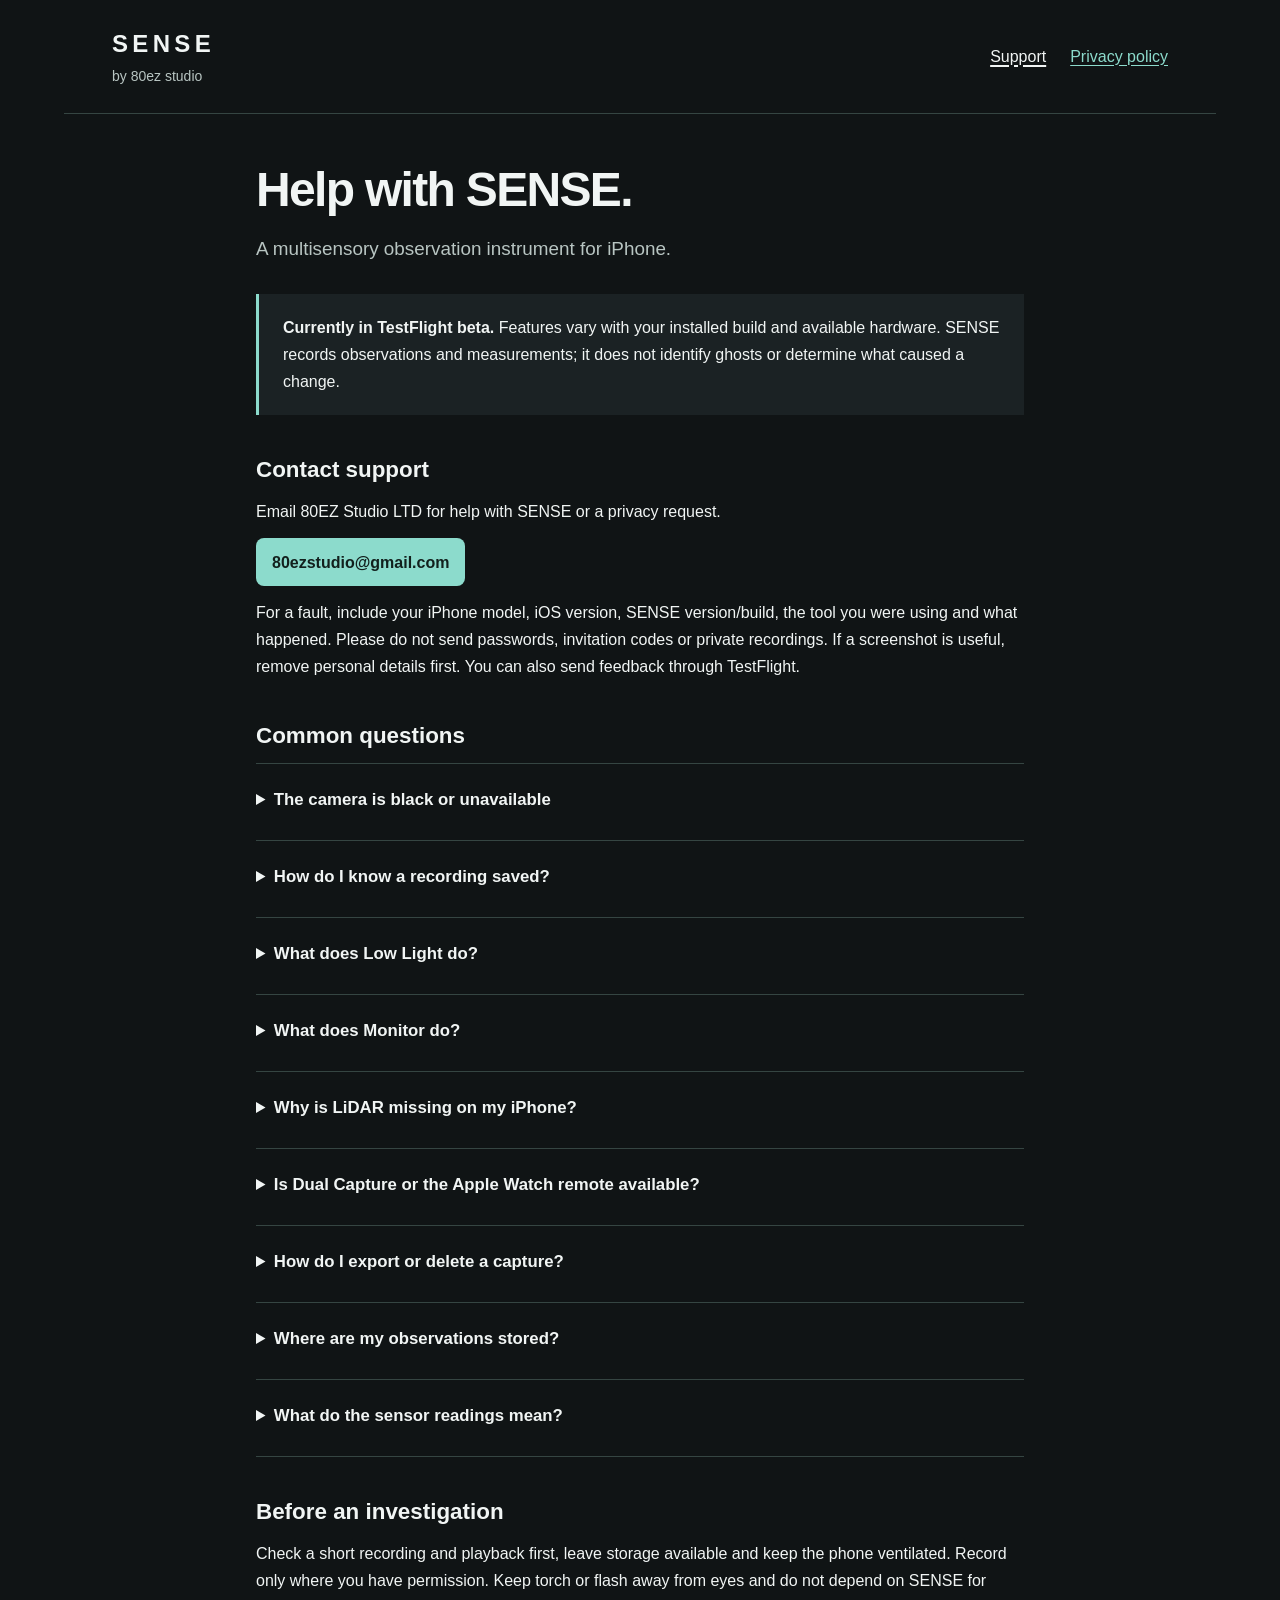
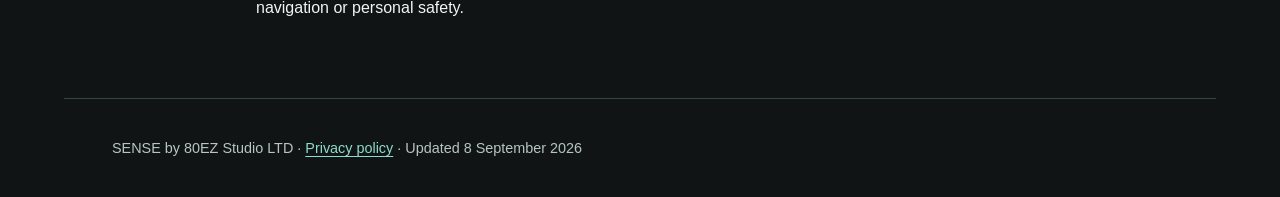
<file: index.html>
<!doctype html>
<html lang="en-GB"><head><meta charset="utf-8"><meta name="viewport" content="width=device-width,initial-scale=1"><meta name="color-scheme" content="dark"><title>SENSE support | 80EZ Studio</title><meta name="description" content="Help with SENSE for iPhone: camera permissions, recordings, low light, monitoring, depth availability, exports and privacy."><link rel="canonical" href="https://80ezstudio.github.io/sense-support/"><link rel="stylesheet" href="styles.css"></head>
<body><a class="skip" href="#main">Skip to content</a><header><a class="brand" href="./">SENSE<span class="maker">by 80ez studio</span></a><nav aria-label="Main"><a href="./" aria-current="page">Support</a><a href="privacy.html">Privacy policy</a></nav></header>
<main id="main"><h1>Help with SENSE.</h1><p class="lead">A multisensory observation instrument for iPhone.</p><div class="note"><p><strong>Currently in TestFlight beta.</strong> Features vary with your installed build and available hardware. SENSE records observations and measurements; it does not identify ghosts or determine what caused a change.</p></div>
<h2>Contact support</h2><p>Email 80EZ Studio LTD for help with SENSE or a privacy request.</p><p><a class="contact" href="mailto:80ezstudio@gmail.com?subject=SENSE%20support">80ezstudio@gmail.com</a></p><p>For a fault, include your iPhone model, iOS version, SENSE version/build, the tool you were using and what happened. Please do not send passwords, invitation codes or private recordings. If a screenshot is useful, remove personal details first. You can also send feedback through TestFlight.</p>
<h2>Common questions</h2>
<details><summary>The camera is black or unavailable</summary><p>Check Settings → Apps → SENSE → Camera (or find SENSE directly in Settings on an older iOS version). Make sure the lens is uncovered and try an ordinary lit scene. Finish any active recording before changing tools. If the preview does not return, reopen SENSE and contact support with the affected mode. Do not delete the app as a first troubleshooting step: that can remove local observations.</p></details>
<details><summary>How do I know a recording saved?</summary><p>Stop the recording and wait for confirmation, then open Events and check that the original plays. A starting or finalising message is not a saved-recording confirmation. If SENSE reports a failure or missing file, keep the app and its data in place and contact support. Do not assume that a displayed timer proves the file was saved.</p></details>
<details><summary>What does Low Light do?</summary><p>Low Light adjusts supported camera exposure controls. Handheld favours movement; Steady allows a longer exposure budget for a fixed phone and can reduce the video frame rate. Newer beta builds also offer opt-in Auto. Actual exposure depends on the camera and scene. Longer exposure can blur motion. SENSE still needs visible light: it is not thermal, infrared or vision in complete darkness. Torch and flash are user choices.</p></details>
<details><summary>What does Monitor do?</summary><p>The current Auto Photo tool saves a photo when image change crosses the selected threshold. Keep the phone secure and SENSE open in the foreground. Sessions are bounded to 30 minutes and stop when the app becomes inactive. Phone movement and lighting changes can activate the rule. It is not person, animal or paranormal recognition, and it does not provide sound-triggered video or pre-event video.</p></details>
<details><summary>Why is LiDAR missing on my iPhone?</summary><p>Rear LiDAR requires a real supported rear depth source. A standard iPhone 13 has no rear LiDAR. Front TrueDepth is a separate, front-facing source, not a replacement for rear LiDAR. Newer builds hide live Depth when no source is available and keep saved readings accessible. Depth colours mean distance in metres, never temperature. Depth precision and performance remain under beta validation.</p></details>
<details><summary>Is Dual Capture or the Apple Watch remote available?</summary><p>Live Dual Capture is still under development and is not enabled in the current public beta. Existing grouped recordings can be reviewed where present. The Apple Watch remote is not included in the shipping iPhone beta. Do not buy additional hardware specifically for an unannounced SENSE feature.</p></details>
<details><summary>How do I export or delete a capture?</summary><p>Open its Events detail and choose Share original + report. Review everything before sharing; original pictures and sound may identify people or locations even when place context is omitted from the report. In builds with Storage, Move to Recently Deleted keeps the capture recoverable. Events → Storage lets you restore or permanently delete it. Recently Deleted continues to use storage. Previously exported copies are unaffected.</p></details>
<details><summary>Where are my observations stored?</summary><p>In the app's local storage. Your iPhone backup settings may include them. Depth readings and place images are separate from capture storage. Delete App removes local app data; Offload App preserves documents. Manage exported copies and backups separately. Read the <a href="privacy.html">privacy policy</a> for details.</p></details>
<details><summary>What do the sensor readings mean?</summary><p>Measurements identify their source and units. Magnetic field is not broadband EMF or radio-frequency detection. Phone-motion readings include movement of the phone. Pressure comes from the phone's barometer where available. Selected sensor samples are approximately aligned with a movie, not frame-exact. These are observation tools, not calibrated safety instruments or a conclusion about a cause.</p></details>
<h2>Before an investigation</h2><p>Check a short recording and playback first, leave storage available and keep the phone ventilated. Record only where you have permission. Keep torch or flash away from eyes and do not depend on SENSE for navigation or personal safety.</p></main>
<footer><p>SENSE by 80EZ Studio LTD · <a href="privacy.html">Privacy policy</a> · Updated 8 September 2026</p></footer></body></html>
</file>
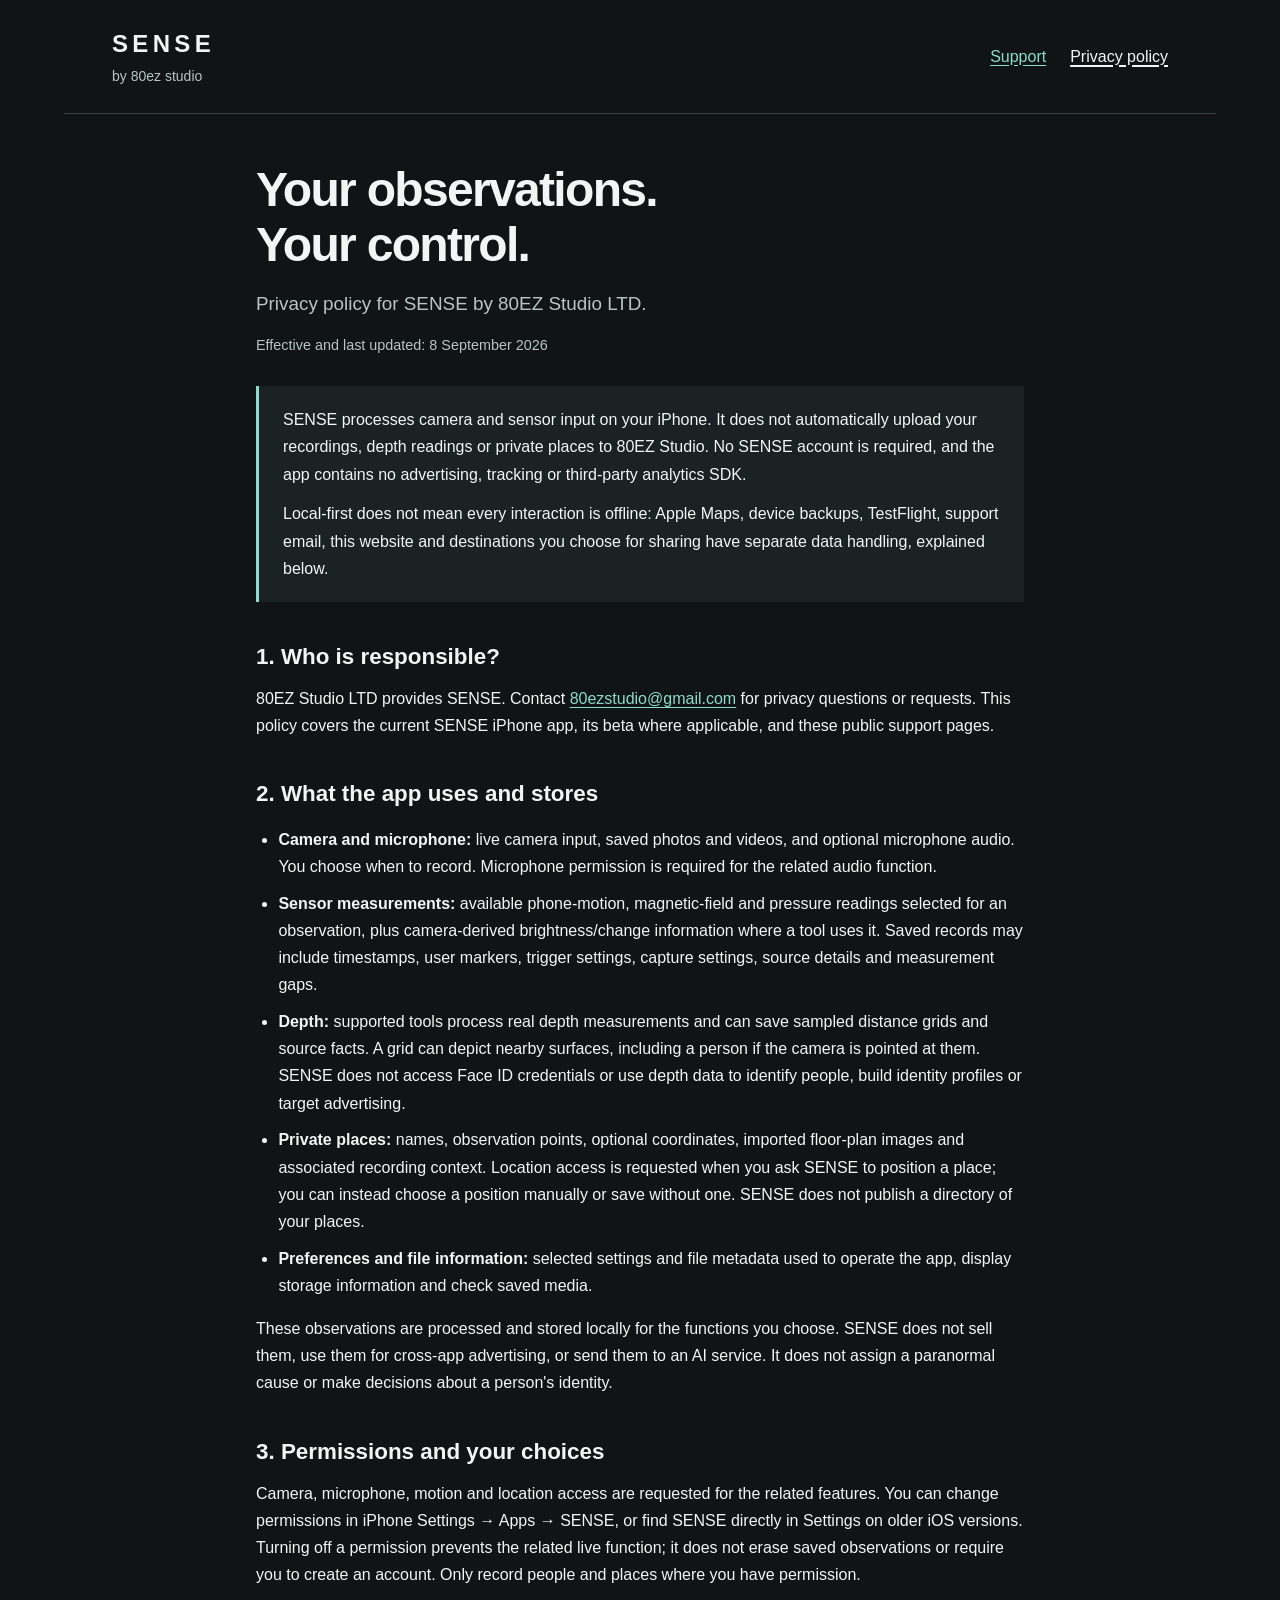
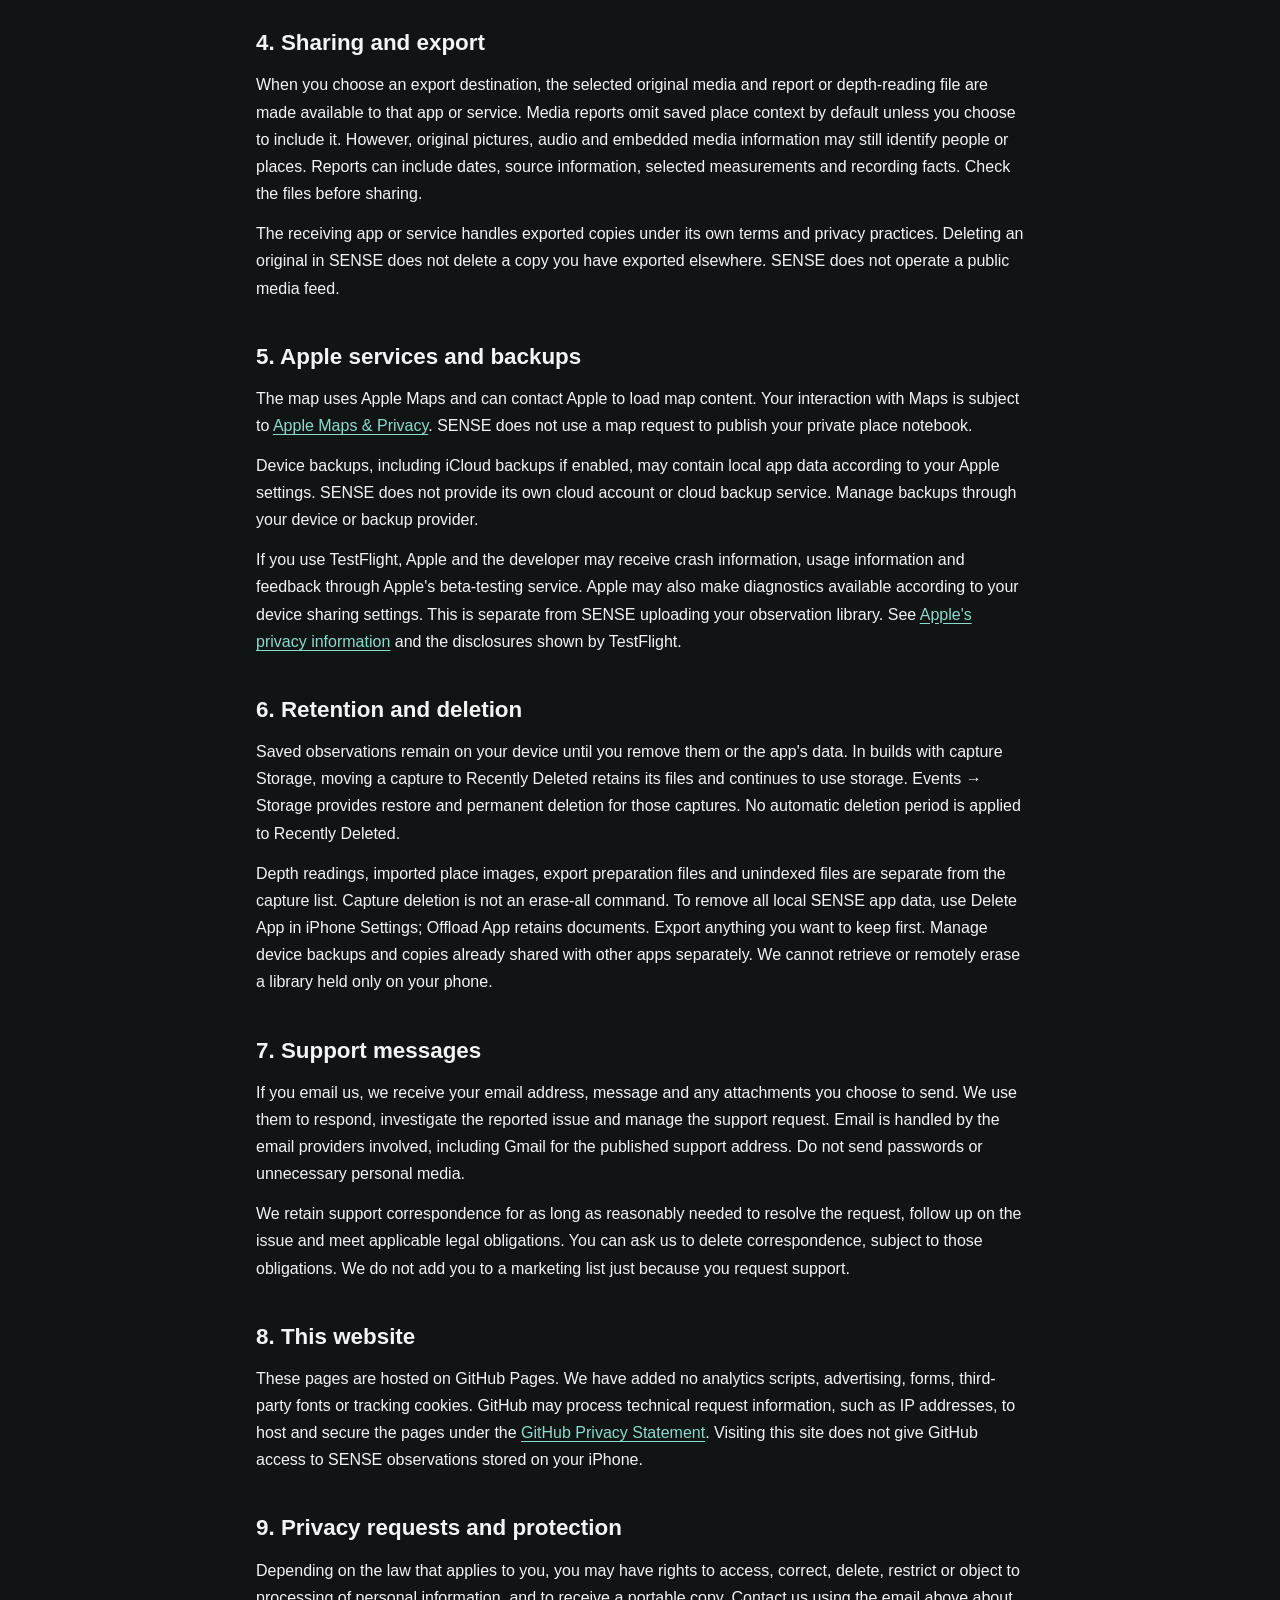
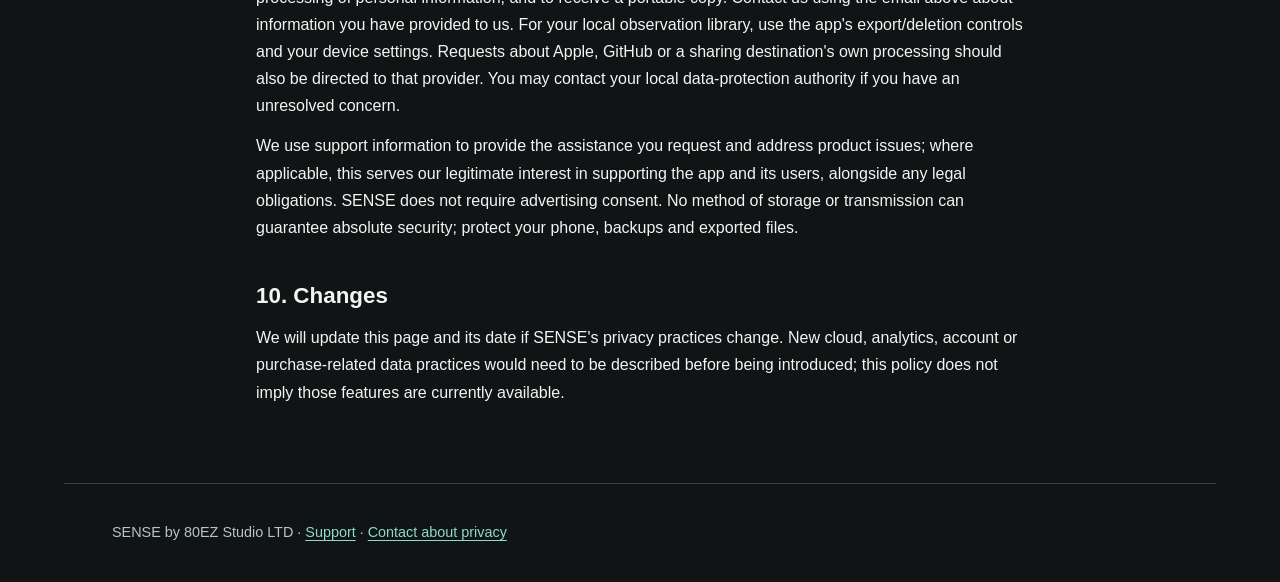
<file: privacy.html>
<!doctype html>
<html lang="en-GB"><head><meta charset="utf-8"><meta name="viewport" content="width=device-width,initial-scale=1"><meta name="color-scheme" content="dark"><title>SENSE privacy policy | 80EZ Studio</title><meta name="description" content="How SENSE by 80EZ Studio handles camera media, sensor readings, private places, permissions, sharing, backups and support requests."><link rel="canonical" href="https://80ezstudio.github.io/sense-support/privacy.html"><link rel="stylesheet" href="styles.css"></head>
<body><a class="skip" href="#main">Skip to content</a><header><a class="brand" href="./">SENSE<span class="maker">by 80ez studio</span></a><nav aria-label="Main"><a href="./">Support</a><a href="privacy.html" aria-current="page">Privacy policy</a></nav></header>
<main id="main"><h1>Your observations.<br>Your control.</h1><p class="lead">Privacy policy for SENSE by 80EZ Studio LTD.</p><p class="date">Effective and last updated: 8 September 2026</p>
<div class="note"><p>SENSE processes camera and sensor input on your iPhone. It does not automatically upload your recordings, depth readings or private places to 80EZ Studio. No SENSE account is required, and the app contains no advertising, tracking or third-party analytics SDK.</p><p>Local-first does not mean every interaction is offline: Apple Maps, device backups, TestFlight, support email, this website and destinations you choose for sharing have separate data handling, explained below.</p></div>
<h2>1. Who is responsible?</h2><p>80EZ Studio LTD provides SENSE. Contact <a href="mailto:80ezstudio@gmail.com?subject=SENSE%20privacy">80ezstudio@gmail.com</a> for privacy questions or requests. This policy covers the current SENSE iPhone app, its beta where applicable, and these public support pages.</p>
<h2>2. What the app uses and stores</h2><ul>
<li><strong>Camera and microphone:</strong> live camera input, saved photos and videos, and optional microphone audio. You choose when to record. Microphone permission is required for the related audio function.</li>
<li><strong>Sensor measurements:</strong> available phone-motion, magnetic-field and pressure readings selected for an observation, plus camera-derived brightness/change information where a tool uses it. Saved records may include timestamps, user markers, trigger settings, capture settings, source details and measurement gaps.</li>
<li><strong>Depth:</strong> supported tools process real depth measurements and can save sampled distance grids and source facts. A grid can depict nearby surfaces, including a person if the camera is pointed at them. SENSE does not access Face ID credentials or use depth data to identify people, build identity profiles or target advertising.</li>
<li><strong>Private places:</strong> names, observation points, optional coordinates, imported floor-plan images and associated recording context. Location access is requested when you ask SENSE to position a place; you can instead choose a position manually or save without one. SENSE does not publish a directory of your places.</li>
<li><strong>Preferences and file information:</strong> selected settings and file metadata used to operate the app, display storage information and check saved media.</li></ul>
<p>These observations are processed and stored locally for the functions you choose. SENSE does not sell them, use them for cross-app advertising, or send them to an AI service. It does not assign a paranormal cause or make decisions about a person's identity.</p>
<h2>3. Permissions and your choices</h2><p>Camera, microphone, motion and location access are requested for the related features. You can change permissions in iPhone Settings → Apps → SENSE, or find SENSE directly in Settings on older iOS versions. Turning off a permission prevents the related live function; it does not erase saved observations or require you to create an account. Only record people and places where you have permission.</p>
<h2>4. Sharing and export</h2><p>When you choose an export destination, the selected original media and report or depth-reading file are made available to that app or service. Media reports omit saved place context by default unless you choose to include it. However, original pictures, audio and embedded media information may still identify people or places. Reports can include dates, source information, selected measurements and recording facts. Check the files before sharing.</p><p>The receiving app or service handles exported copies under its own terms and privacy practices. Deleting an original in SENSE does not delete a copy you have exported elsewhere. SENSE does not operate a public media feed.</p>
<h2>5. Apple services and backups</h2><p>The map uses Apple Maps and can contact Apple to load map content. Your interaction with Maps is subject to <a href="https://www.apple.com/legal/privacy/data/en/apple-maps/">Apple Maps &amp; Privacy</a>. SENSE does not use a map request to publish your private place notebook.</p><p>Device backups, including iCloud backups if enabled, may contain local app data according to your Apple settings. SENSE does not provide its own cloud account or cloud backup service. Manage backups through your device or backup provider.</p><p>If you use TestFlight, Apple and the developer may receive crash information, usage information and feedback through Apple's beta-testing service. Apple may also make diagnostics available according to your device sharing settings. This is separate from SENSE uploading your observation library. See <a href="https://www.apple.com/legal/privacy/">Apple's privacy information</a> and the disclosures shown by TestFlight.</p>
<h2>6. Retention and deletion</h2><p>Saved observations remain on your device until you remove them or the app's data. In builds with capture Storage, moving a capture to Recently Deleted retains its files and continues to use storage. Events → Storage provides restore and permanent deletion for those captures. No automatic deletion period is applied to Recently Deleted.</p><p>Depth readings, imported place images, export preparation files and unindexed files are separate from the capture list. Capture deletion is not an erase-all command. To remove all local SENSE app data, use Delete App in iPhone Settings; Offload App retains documents. Export anything you want to keep first. Manage device backups and copies already shared with other apps separately. We cannot retrieve or remotely erase a library held only on your phone.</p>
<h2>7. Support messages</h2><p>If you email us, we receive your email address, message and any attachments you choose to send. We use them to respond, investigate the reported issue and manage the support request. Email is handled by the email providers involved, including Gmail for the published support address. Do not send passwords or unnecessary personal media.</p><p>We retain support correspondence for as long as reasonably needed to resolve the request, follow up on the issue and meet applicable legal obligations. You can ask us to delete correspondence, subject to those obligations. We do not add you to a marketing list just because you request support.</p>
<h2>8. This website</h2><p>These pages are hosted on GitHub Pages. We have added no analytics scripts, advertising, forms, third-party fonts or tracking cookies. GitHub may process technical request information, such as IP addresses, to host and secure the pages under the <a href="https://docs.github.com/en/site-policy/privacy-policies/github-general-privacy-statement">GitHub Privacy Statement</a>. Visiting this site does not give GitHub access to SENSE observations stored on your iPhone.</p>
<h2>9. Privacy requests and protection</h2><p>Depending on the law that applies to you, you may have rights to access, correct, delete, restrict or object to processing of personal information, and to receive a portable copy. Contact us using the email above about information you have provided to us. For your local observation library, use the app's export/deletion controls and your device settings. Requests about Apple, GitHub or a sharing destination's own processing should also be directed to that provider. You may contact your local data-protection authority if you have an unresolved concern.</p><p>We use support information to provide the assistance you request and address product issues; where applicable, this serves our legitimate interest in supporting the app and its users, alongside any legal obligations. SENSE does not require advertising consent. No method of storage or transmission can guarantee absolute security; protect your phone, backups and exported files.</p>
<h2>10. Changes</h2><p>We will update this page and its date if SENSE's privacy practices change. New cloud, analytics, account or purchase-related data practices would need to be described before being introduced; this policy does not imply those features are currently available.</p></main>
<footer><p>SENSE by 80EZ Studio LTD · <a href="./">Support</a> · <a href="mailto:80ezstudio@gmail.com?subject=SENSE%20privacy">Contact about privacy</a></p></footer></body></html>
</file>
<file: styles.css>
:root{color-scheme:dark;--bg:#101415;--panel:#1b2224;--ink:#f1f5f4;--muted:#b8c5c2;--accent:#8cdbcc;--line:#354542;font-family:-apple-system,BlinkMacSystemFont,"Segoe UI",sans-serif;font-size:100%}
*{box-sizing:border-box}body{margin:0;background:var(--bg);color:var(--ink);line-height:1.7}a{color:var(--accent);text-underline-offset:.2em}a:hover{text-decoration-thickness:2px}a:focus-visible,summary:focus-visible{outline:3px solid var(--accent);outline-offset:5px;border-radius:2px}.skip{position:absolute;left:1rem;top:-5rem;background:var(--panel);padding:.75rem}.skip:focus{top:1rem}header,main,footer{max-width:72rem;margin:auto;padding:1.5rem clamp(1.2rem,4vw,3rem)}header{display:flex;justify-content:space-between;align-items:center;gap:1.5rem;flex-wrap:wrap;border-bottom:1px solid var(--line)}.brand{font-size:1.5rem;font-weight:650;letter-spacing:.18em;text-decoration:none;color:var(--ink)}.maker{font-size:.875rem;letter-spacing:0;color:var(--muted);display:block;font-weight:400}nav{display:flex;gap:1.5rem;flex-wrap:wrap}nav a{min-height:44px;display:inline-flex;align-items:center}nav a[aria-current=page]{color:var(--ink);text-decoration-thickness:2px}main{max-width:54rem;padding-top:3rem;padding-bottom:4rem}h1{font-size:clamp(2rem,5vw,3rem);line-height:1.15;letter-spacing:-.035em;margin:0 0 1rem}h2{font-size:1.4rem;line-height:1.35;margin:2.5rem 0 .75rem}h3{font-size:1.05rem;margin-top:1.5rem}p,li{font-size:1rem}p{margin:.8rem 0}li+li{margin-top:.6rem}.lead{font-size:1.18rem;color:var(--muted)}.date{font-size:.9rem;color:var(--muted)}.note{padding:1.25rem 1.5rem;background:var(--panel);border-left:3px solid var(--accent);margin:1.8rem 0}.note p:first-child{margin-top:0}.note p:last-child{margin-bottom:0}.contact{display:inline-block;padding:.65rem 1rem;background:var(--accent);color:#12201d;border-radius:.5rem;font-weight:600;text-decoration:none;overflow-wrap:anywhere}details{border-top:1px solid var(--line);padding:1rem 0}details:last-of-type{border-bottom:1px solid var(--line)}summary{cursor:pointer;font-weight:600;font-size:1.05rem;padding:.4rem 0;min-height:44px}details p{color:var(--muted)}footer{border-top:1px solid var(--line);font-size:.9rem;color:var(--muted)}footer p{font-size:.9rem}ul,ol{padding-left:1.4rem}a{overflow-wrap:anywhere}@media(prefers-reduced-motion:no-preference){a{transition:color .15s}}@media print{ :root{color-scheme:light;--bg:white;--panel:#eee;--ink:black;--muted:#333;--accent:#14594d;--line:#bbb}header nav,.skip{display:none}main{max-width:none;padding:1rem}details{break-inside:avoid}a{color:inherit}}
</file>
